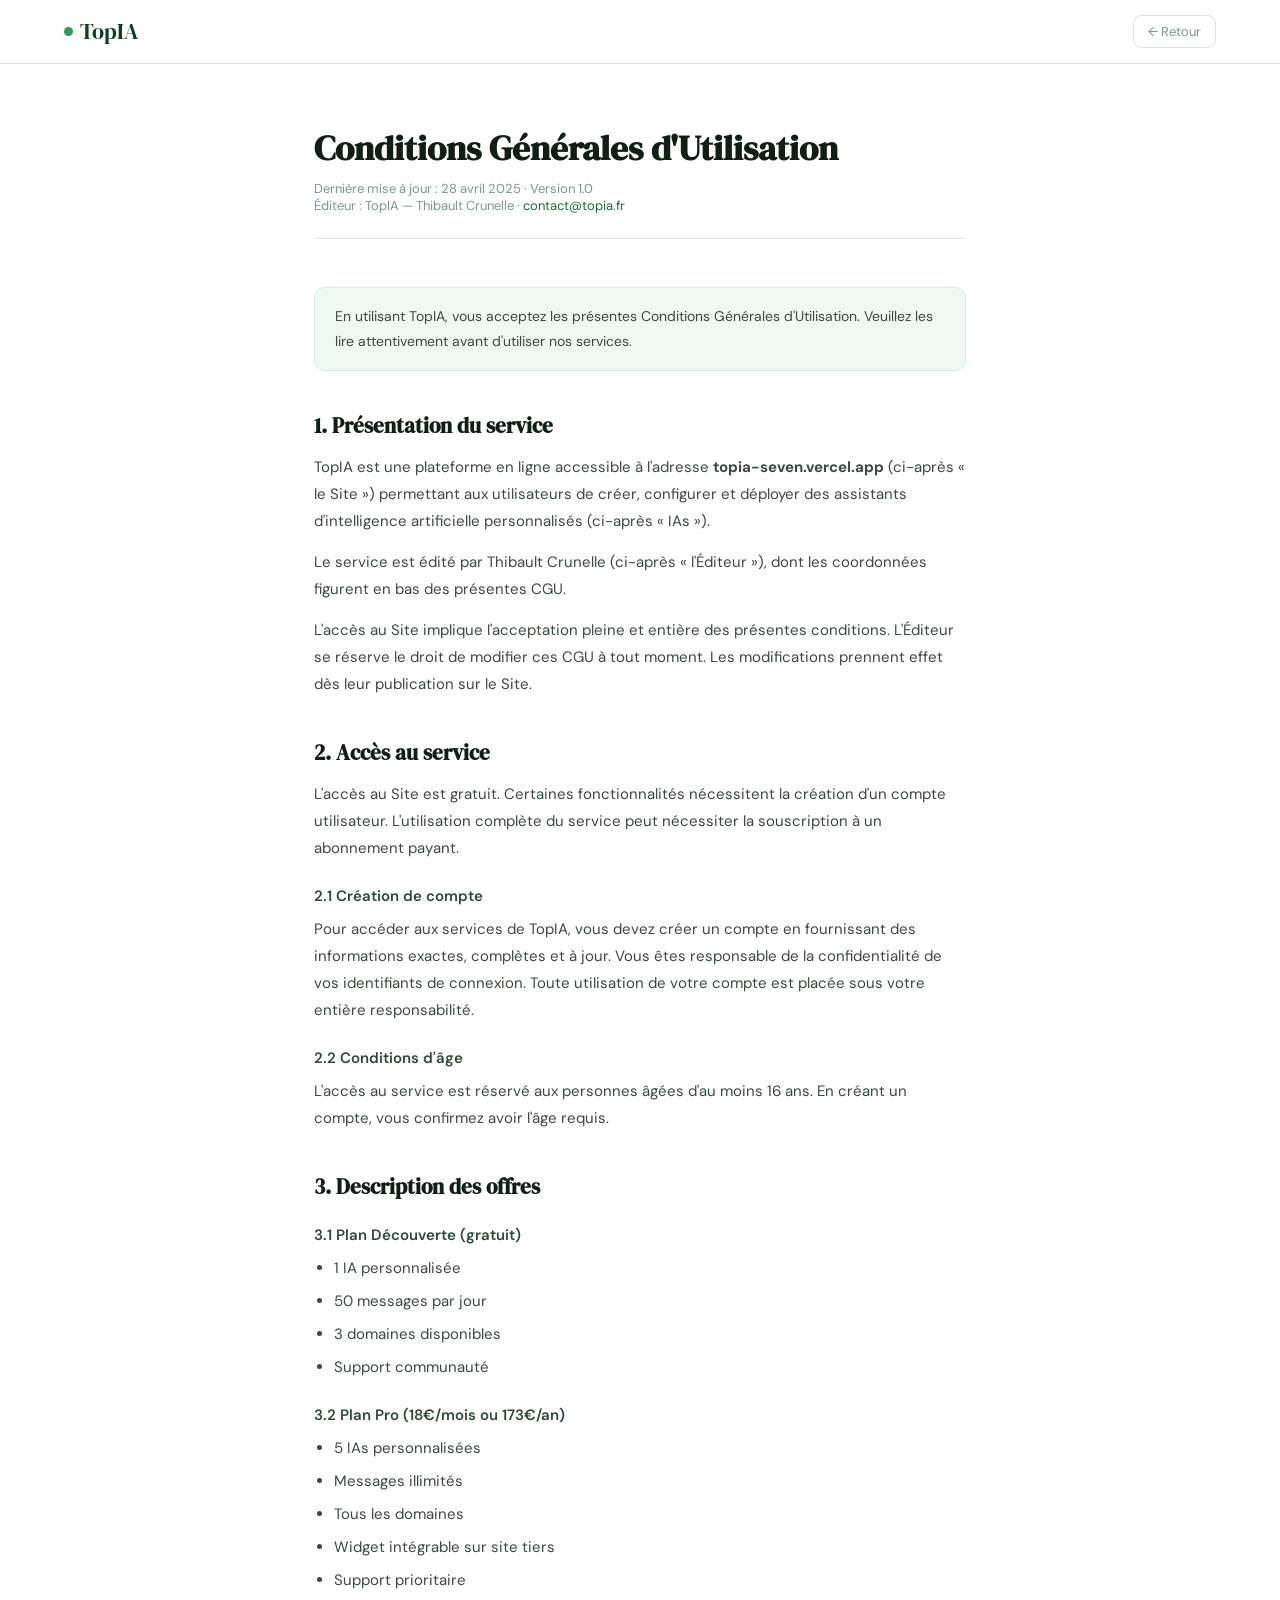
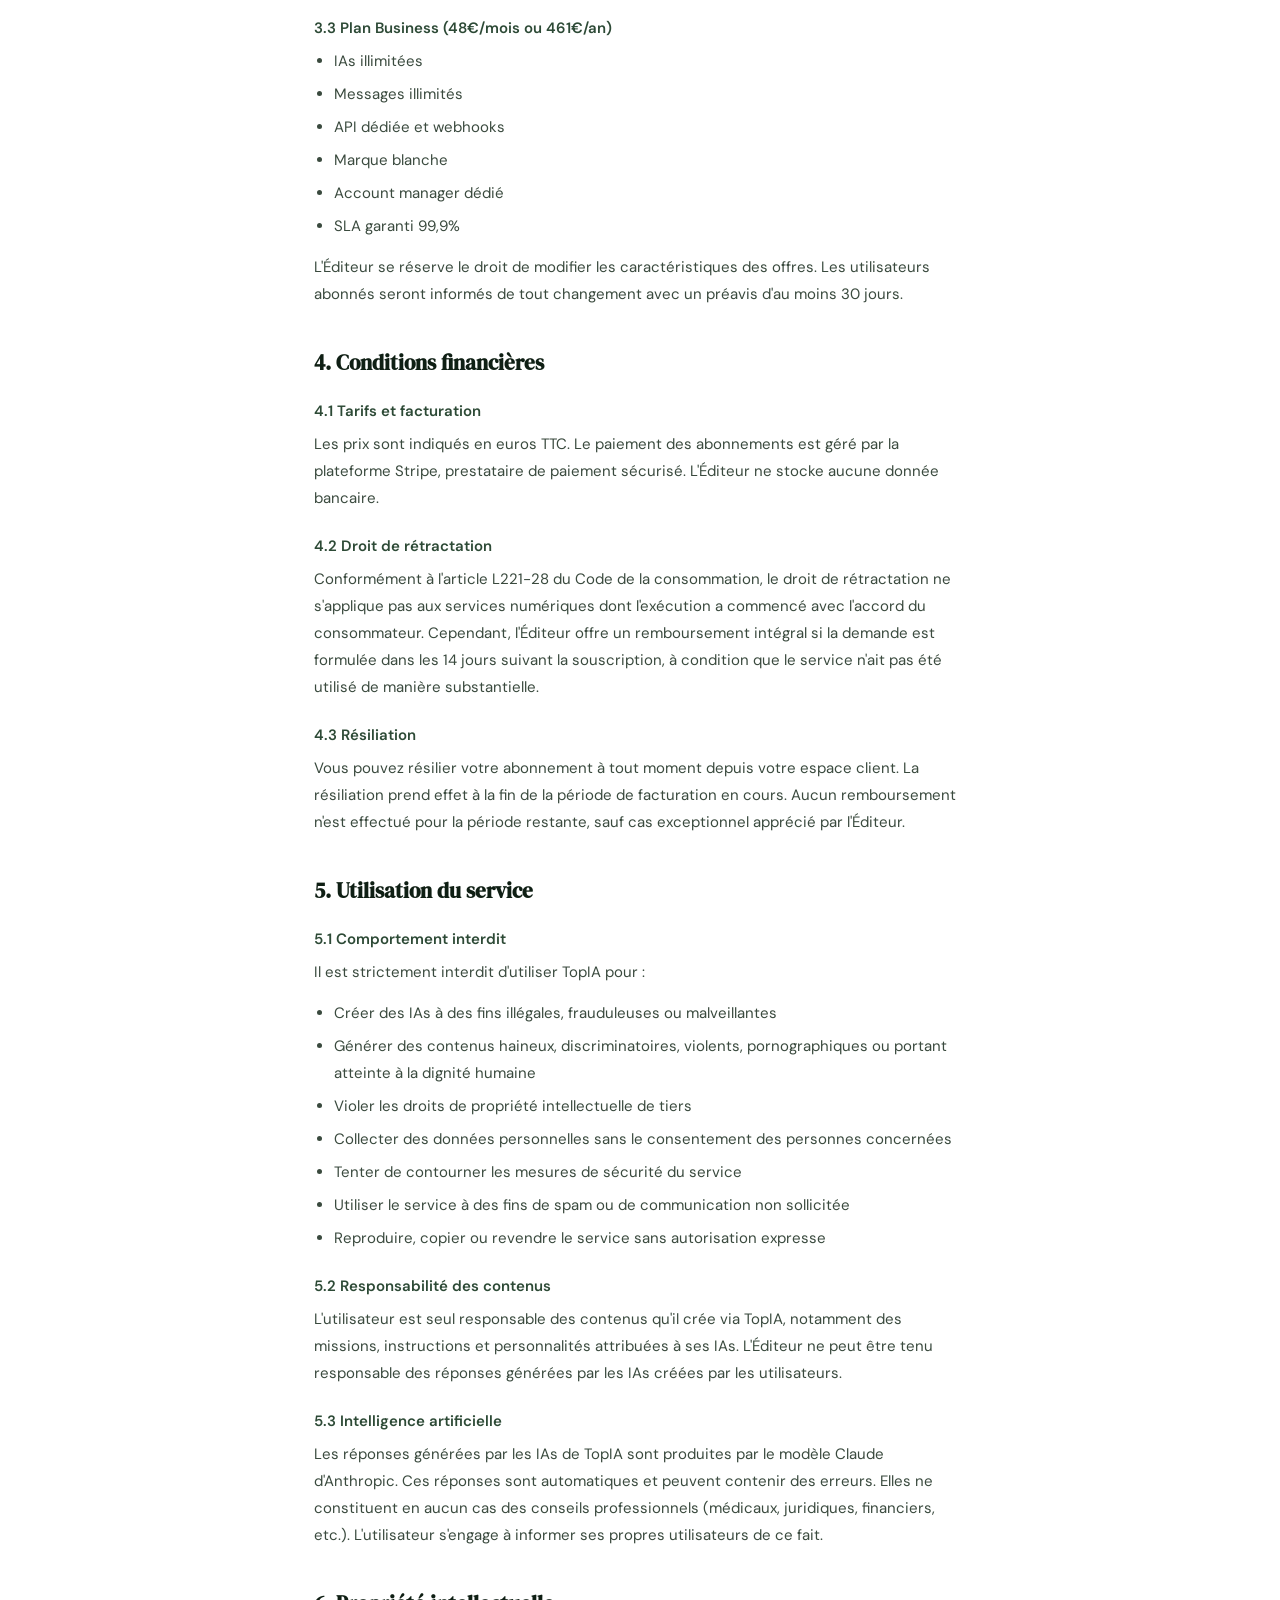
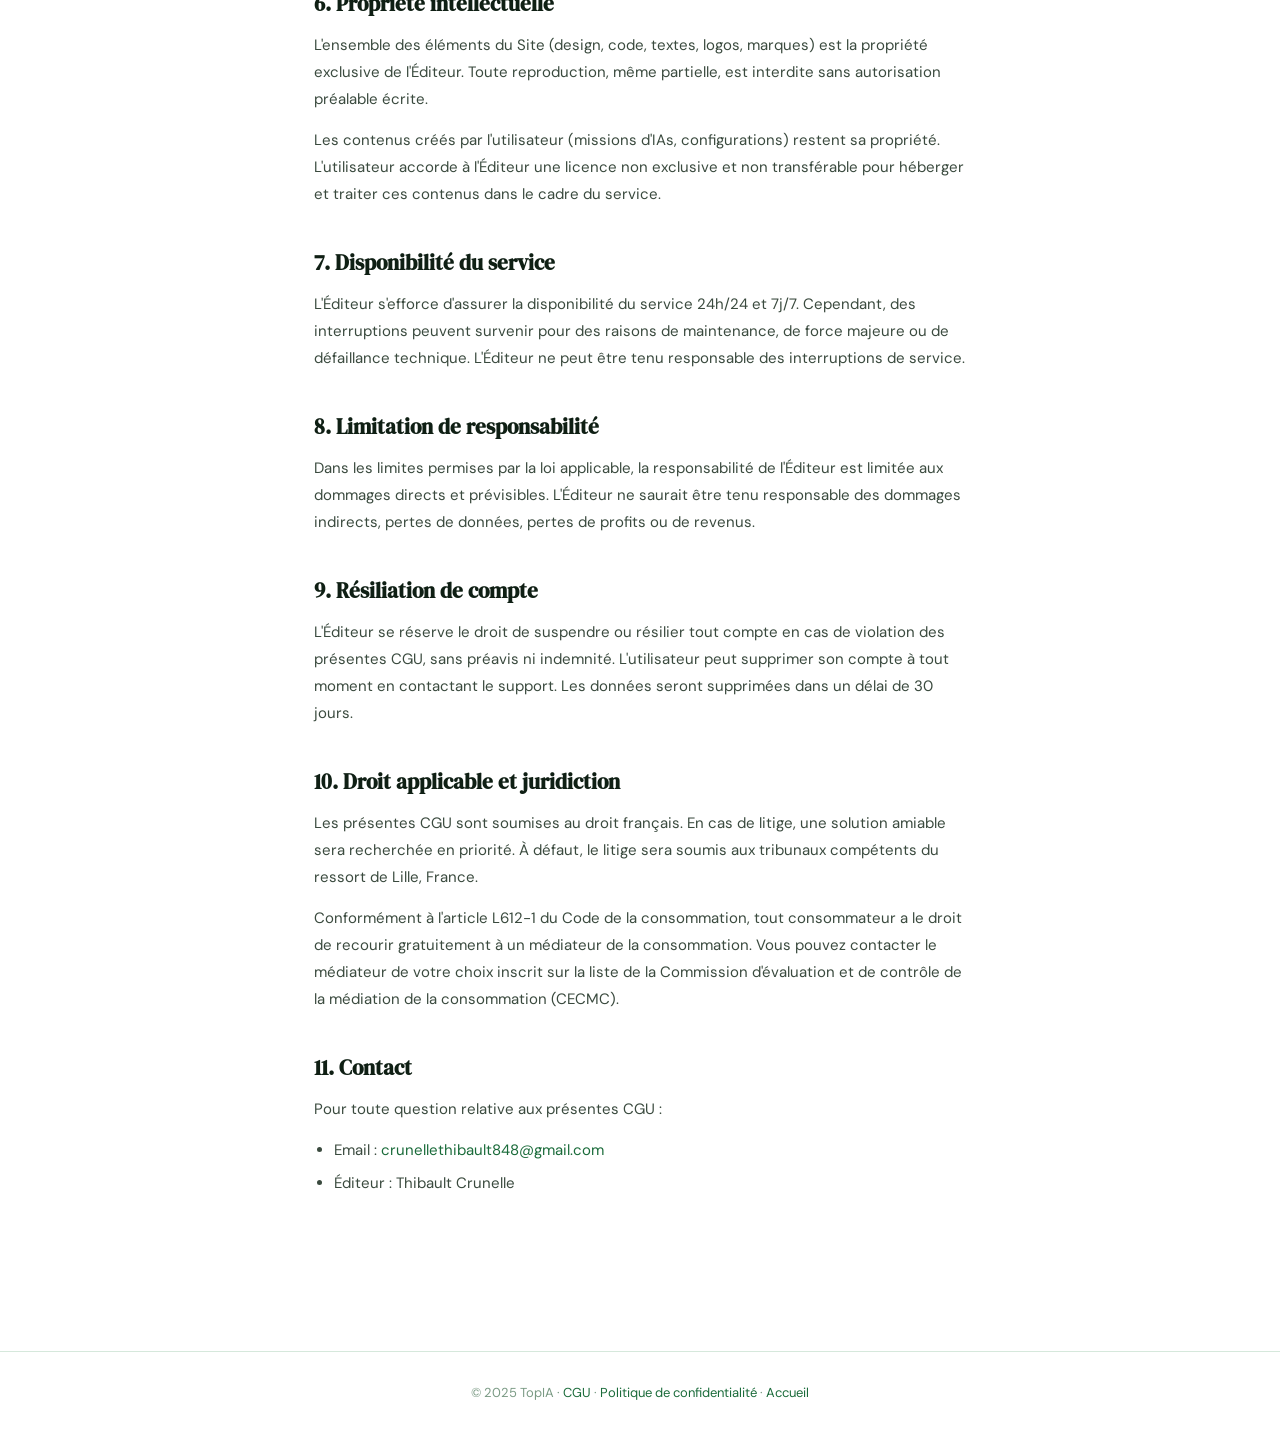
<file: cgu.html>
<!DOCTYPE html>
<html lang="fr">
<head>
<meta charset="UTF-8">
<meta name="viewport" content="width=device-width, initial-scale=1.0">
<title>Conditions Générales d'Utilisation — TopIA</title>
<link rel="preconnect" href="https://fonts.googleapis.com">
<link href="https://fonts.googleapis.com/css2?family=DM+Serif+Display:ital@0;1&family=DM+Sans:wght@300;400;500;600&display=swap" rel="stylesheet">
<style>
*,*::before,*::after{box-sizing:border-box;margin:0;padding:0}
:root{--g1:#0E3D1F;--g2:#1A6B3A;--g3:#2E9B5A;--g6:#D4F0E2;--g7:#EDF9F2;--g8:#F6FCF9;--ink:#0F1F14;--ink2:#2D4A36;--muted:#7A9A84;--line:#D6E8DC;--fd:'DM Serif Display',serif;--fb:'DM Sans',sans-serif}
body{font-family:var(--fb);background:#fff;color:var(--ink);-webkit-font-smoothing:antialiased}
nav{display:flex;align-items:center;justify-content:space-between;padding:0 5%;height:64px;border-bottom:1px solid var(--line);background:#fff;position:sticky;top:0;z-index:100}
.logo{font-family:var(--fd);font-size:1.4rem;color:var(--g1);display:flex;align-items:center;gap:7px;text-decoration:none}
.logo-dot{width:9px;height:9px;background:var(--g3);border-radius:50%}
.btn-back{font-family:var(--fb);font-size:13px;color:var(--muted);background:none;border:1px solid var(--line);padding:7px 14px;border-radius:8px;cursor:pointer;text-decoration:none;transition:all .2s}
.btn-back:hover{border-color:var(--g3);color:var(--g2)}
.container{max-width:780px;margin:60px auto;padding:0 5% 80px}
.page-title{font-family:var(--fd);font-size:2.2rem;color:var(--ink);margin-bottom:8px}
.page-meta{font-size:13px;color:var(--muted);margin-bottom:48px;padding-bottom:24px;border-bottom:1px solid var(--line)}
h2{font-family:var(--fd);font-size:1.3rem;color:var(--ink);margin:40px 0 14px}
h3{font-size:15px;font-weight:600;color:var(--ink2);margin:24px 0 10px}
p{font-size:15px;color:#3A4A3E;line-height:1.8;margin-bottom:14px}
ul{margin:10px 0 14px 20px}
ul li{font-size:15px;color:#3A4A3E;line-height:1.8;margin-bottom:6px}
.highlight{background:var(--g7);border:1px solid var(--g6);border-radius:10px;padding:16px 20px;margin:20px 0}
.highlight p{margin-bottom:0;font-size:14px}
a{color:var(--g2);text-decoration:none}
a:hover{text-decoration:underline}
footer{text-align:center;padding:32px;border-top:1px solid var(--line);font-size:13px;color:var(--muted)}
footer a{color:var(--g2)}
</style>
</head>
<body>
<nav>
  <a href="index.html" class="logo"><span class="logo-dot"></span>TopIA</a>
  <a href="javascript:history.back()" class="btn-back">← Retour</a>
</nav>

<div class="container">
  <h1 class="page-title">Conditions Générales d'Utilisation</h1>
  <div class="page-meta">
    Dernière mise à jour : 28 avril 2025 · Version 1.0<br>
    Éditeur : TopIA — Thibault Crunelle · <a href="mailto:contact@topia.fr">contact@topia.fr</a>
  </div>

  <div class="highlight">
    <p>En utilisant TopIA, vous acceptez les présentes Conditions Générales d'Utilisation. Veuillez les lire attentivement avant d'utiliser nos services.</p>
  </div>

  <h2>1. Présentation du service</h2>
  <p>TopIA est une plateforme en ligne accessible à l'adresse <strong>topia-seven.vercel.app</strong> (ci-après « le Site ») permettant aux utilisateurs de créer, configurer et déployer des assistants d'intelligence artificielle personnalisés (ci-après « IAs »).</p>
  <p>Le service est édité par Thibault Crunelle (ci-après « l'Éditeur »), dont les coordonnées figurent en bas des présentes CGU.</p>
  <p>L'accès au Site implique l'acceptation pleine et entière des présentes conditions. L'Éditeur se réserve le droit de modifier ces CGU à tout moment. Les modifications prennent effet dès leur publication sur le Site.</p>

  <h2>2. Accès au service</h2>
  <p>L'accès au Site est gratuit. Certaines fonctionnalités nécessitent la création d'un compte utilisateur. L'utilisation complète du service peut nécessiter la souscription à un abonnement payant.</p>

  <h3>2.1 Création de compte</h3>
  <p>Pour accéder aux services de TopIA, vous devez créer un compte en fournissant des informations exactes, complètes et à jour. Vous êtes responsable de la confidentialité de vos identifiants de connexion. Toute utilisation de votre compte est placée sous votre entière responsabilité.</p>

  <h3>2.2 Conditions d'âge</h3>
  <p>L'accès au service est réservé aux personnes âgées d'au moins 16 ans. En créant un compte, vous confirmez avoir l'âge requis.</p>

  <h2>3. Description des offres</h2>

  <h3>3.1 Plan Découverte (gratuit)</h3>
  <ul>
    <li>1 IA personnalisée</li>
    <li>50 messages par jour</li>
    <li>3 domaines disponibles</li>
    <li>Support communauté</li>
  </ul>

  <h3>3.2 Plan Pro (18€/mois ou 173€/an)</h3>
  <ul>
    <li>5 IAs personnalisées</li>
    <li>Messages illimités</li>
    <li>Tous les domaines</li>
    <li>Widget intégrable sur site tiers</li>
    <li>Support prioritaire</li>
  </ul>

  <h3>3.3 Plan Business (48€/mois ou 461€/an)</h3>
  <ul>
    <li>IAs illimitées</li>
    <li>Messages illimités</li>
    <li>API dédiée et webhooks</li>
    <li>Marque blanche</li>
    <li>Account manager dédié</li>
    <li>SLA garanti 99,9%</li>
  </ul>

  <p>L'Éditeur se réserve le droit de modifier les caractéristiques des offres. Les utilisateurs abonnés seront informés de tout changement avec un préavis d'au moins 30 jours.</p>

  <h2>4. Conditions financières</h2>

  <h3>4.1 Tarifs et facturation</h3>
  <p>Les prix sont indiqués en euros TTC. Le paiement des abonnements est géré par la plateforme Stripe, prestataire de paiement sécurisé. L'Éditeur ne stocke aucune donnée bancaire.</p>

  <h3>4.2 Droit de rétractation</h3>
  <p>Conformément à l'article L221-28 du Code de la consommation, le droit de rétractation ne s'applique pas aux services numériques dont l'exécution a commencé avec l'accord du consommateur. Cependant, l'Éditeur offre un remboursement intégral si la demande est formulée dans les 14 jours suivant la souscription, à condition que le service n'ait pas été utilisé de manière substantielle.</p>

  <h3>4.3 Résiliation</h3>
  <p>Vous pouvez résilier votre abonnement à tout moment depuis votre espace client. La résiliation prend effet à la fin de la période de facturation en cours. Aucun remboursement n'est effectué pour la période restante, sauf cas exceptionnel apprécié par l'Éditeur.</p>

  <h2>5. Utilisation du service</h2>

  <h3>5.1 Comportement interdit</h3>
  <p>Il est strictement interdit d'utiliser TopIA pour :</p>
  <ul>
    <li>Créer des IAs à des fins illégales, frauduleuses ou malveillantes</li>
    <li>Générer des contenus haineux, discriminatoires, violents, pornographiques ou portant atteinte à la dignité humaine</li>
    <li>Violer les droits de propriété intellectuelle de tiers</li>
    <li>Collecter des données personnelles sans le consentement des personnes concernées</li>
    <li>Tenter de contourner les mesures de sécurité du service</li>
    <li>Utiliser le service à des fins de spam ou de communication non sollicitée</li>
    <li>Reproduire, copier ou revendre le service sans autorisation expresse</li>
  </ul>

  <h3>5.2 Responsabilité des contenus</h3>
  <p>L'utilisateur est seul responsable des contenus qu'il crée via TopIA, notamment des missions, instructions et personnalités attribuées à ses IAs. L'Éditeur ne peut être tenu responsable des réponses générées par les IAs créées par les utilisateurs.</p>

  <h3>5.3 Intelligence artificielle</h3>
  <p>Les réponses générées par les IAs de TopIA sont produites par le modèle Claude d'Anthropic. Ces réponses sont automatiques et peuvent contenir des erreurs. Elles ne constituent en aucun cas des conseils professionnels (médicaux, juridiques, financiers, etc.). L'utilisateur s'engage à informer ses propres utilisateurs de ce fait.</p>

  <h2>6. Propriété intellectuelle</h2>
  <p>L'ensemble des éléments du Site (design, code, textes, logos, marques) est la propriété exclusive de l'Éditeur. Toute reproduction, même partielle, est interdite sans autorisation préalable écrite.</p>
  <p>Les contenus créés par l'utilisateur (missions d'IAs, configurations) restent sa propriété. L'utilisateur accorde à l'Éditeur une licence non exclusive et non transférable pour héberger et traiter ces contenus dans le cadre du service.</p>

  <h2>7. Disponibilité du service</h2>
  <p>L'Éditeur s'efforce d'assurer la disponibilité du service 24h/24 et 7j/7. Cependant, des interruptions peuvent survenir pour des raisons de maintenance, de force majeure ou de défaillance technique. L'Éditeur ne peut être tenu responsable des interruptions de service.</p>

  <h2>8. Limitation de responsabilité</h2>
  <p>Dans les limites permises par la loi applicable, la responsabilité de l'Éditeur est limitée aux dommages directs et prévisibles. L'Éditeur ne saurait être tenu responsable des dommages indirects, pertes de données, pertes de profits ou de revenus.</p>

  <h2>9. Résiliation de compte</h2>
  <p>L'Éditeur se réserve le droit de suspendre ou résilier tout compte en cas de violation des présentes CGU, sans préavis ni indemnité. L'utilisateur peut supprimer son compte à tout moment en contactant le support. Les données seront supprimées dans un délai de 30 jours.</p>

  <h2>10. Droit applicable et juridiction</h2>
  <p>Les présentes CGU sont soumises au droit français. En cas de litige, une solution amiable sera recherchée en priorité. À défaut, le litige sera soumis aux tribunaux compétents du ressort de Lille, France.</p>
  <p>Conformément à l'article L612-1 du Code de la consommation, tout consommateur a le droit de recourir gratuitement à un médiateur de la consommation. Vous pouvez contacter le médiateur de votre choix inscrit sur la liste de la Commission d'évaluation et de contrôle de la médiation de la consommation (CECMC).</p>

  <h2>11. Contact</h2>
  <p>Pour toute question relative aux présentes CGU :</p>
  <ul>
    <li>Email : <a href="mailto:contact@topia.fr">crunellethibault848@gmail.com</a></li>
    <li>Éditeur : Thibault Crunelle</li>
  </ul>
</div>

<footer>
  © 2025 TopIA · 
  <a href="cgu.html">CGU</a> · 
  <a href="confidentialite.html">Politique de confidentialité</a> · 
  <a href="index.html">Accueil</a>
</footer>
</body>
</html>
</file>
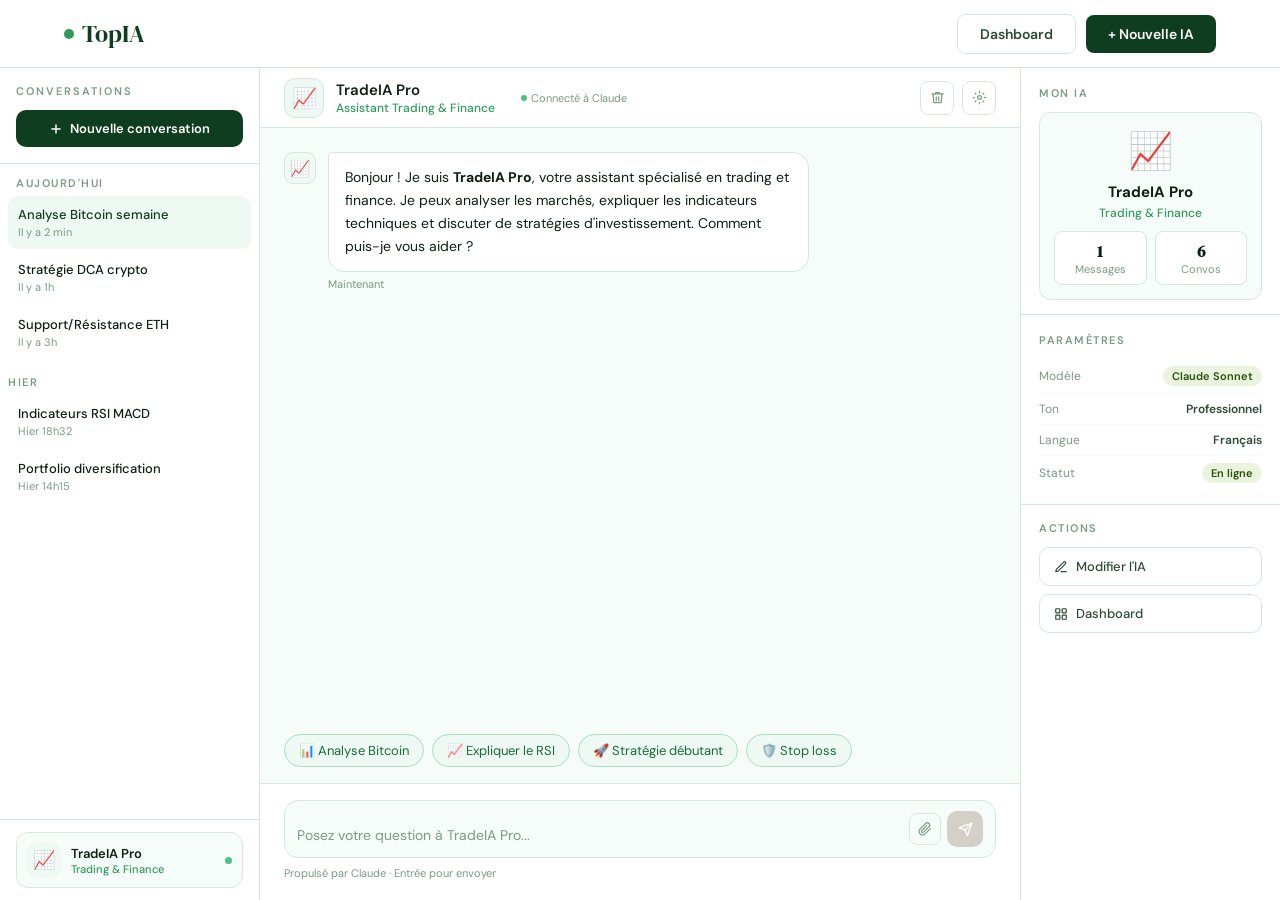
<file: chat.html>
<!DOCTYPE html>
<html lang="fr">
<head>
  <meta charset="UTF-8">
  <meta name="viewport" content="width=device-width, initial-scale=1.0">
  <title>Chat — TopIA</title>
  <link rel="stylesheet" href="styles/main.css">
  <style>
    body{background:#F6FCF9;display:flex;flex-direction:column;height:100vh;overflow:hidden}
    .layout{display:grid;grid-template-columns:260px 1fr 260px;flex:1;overflow:hidden}
    .sidebar{border-right:1px solid var(--line);background:#fff;display:flex;flex-direction:column;overflow:hidden}
    .sidebar-header{padding:16px;border-bottom:1px solid var(--line)}
    .sidebar-title{font-size:11px;font-weight:600;letter-spacing:2px;text-transform:uppercase;color:var(--muted);margin-bottom:12px}
    .new-chat-btn{width:100%;font-family:var(--font-body);font-size:13px;font-weight:600;color:#fff;background:var(--g1);border:none;padding:10px;border-radius:10px;cursor:pointer;display:flex;align-items:center;justify-content:center;gap:7px;transition:background .2s}
    .new-chat-btn:hover{background:var(--g2)}
    .new-chat-btn svg{width:14px;height:14px;stroke:#fff;fill:none;stroke-width:2.5;stroke-linecap:round;stroke-linejoin:round}
    .sidebar-section{padding:12px 16px 6px;font-size:11px;font-weight:600;letter-spacing:1.5px;text-transform:uppercase;color:var(--muted)}
    .convo-list{flex:1;overflow-y:auto;padding:0 8px 16px}
    .convo-item{padding:10px;border-radius:10px;cursor:pointer;transition:background .2s;margin-bottom:2px}
    .convo-item:hover{background:var(--g8)}
    .convo-item.active{background:var(--g7)}
    .convo-title{font-size:13px;font-weight:500;color:var(--ink);margin-bottom:2px;white-space:nowrap;overflow:hidden;text-overflow:ellipsis}
    .convo-item.active .convo-title{color:var(--g1)}
    .convo-date{font-size:11px;color:var(--muted)}
    .sidebar-footer{padding:12px 16px;border-top:1px solid var(--line)}
    .agent-pill{display:flex;align-items:center;gap:10px;padding:10px;background:var(--g8);border:1px solid var(--line);border-radius:12px}
    .agent-emo{font-size:18px;width:34px;height:34px;display:flex;align-items:center;justify-content:center;background:var(--g7);border-radius:9px;flex-shrink:0}
    .agent-info-name{font-size:13px;font-weight:600;color:var(--ink)}
    .agent-info-sub{font-size:11px;color:var(--g3);font-weight:500}
    .online-dot{width:7px;height:7px;background:var(--g4);border-radius:50%;margin-left:auto;animation:blink 2s infinite}
    @keyframes blink{0%,100%{opacity:1}50%{opacity:.4}}
    .chat-main{display:flex;flex-direction:column;background:#F6FCF9;overflow:hidden}
    .chat-topbar{display:flex;align-items:center;justify-content:space-between;padding:0 24px;height:60px;background:#fff;border-bottom:1px solid var(--line);flex-shrink:0}
    .chat-agent-info{display:flex;align-items:center;gap:12px}
    .chat-agent-emo{font-size:20px;width:40px;height:40px;background:var(--g7);border-radius:11px;display:flex;align-items:center;justify-content:center;border:1px solid var(--line);flex-shrink:0}
    .chat-agent-name{font-size:15px;font-weight:600;color:var(--ink)}
    .chat-agent-sub{font-size:12px;color:var(--g3);font-weight:500}
    .chat-status{font-size:11px;color:var(--muted);display:flex;align-items:center;gap:4px;margin-left:14px}
    .chat-status-dot{width:6px;height:6px;background:var(--g4);border-radius:50%;animation:blink 2s infinite}
    .topbar-actions{display:flex;gap:8px}
    .icon-btn{width:34px;height:34px;background:none;border:1px solid var(--line);border-radius:8px;cursor:pointer;display:flex;align-items:center;justify-content:center;transition:all .2s}
    .icon-btn:hover{background:var(--g8);border-color:var(--g3)}
    .icon-btn svg{width:15px;height:15px;stroke:var(--muted);fill:none;stroke-width:2;stroke-linecap:round;stroke-linejoin:round}
    .messages-area{flex:1;overflow-y:auto;padding:24px;display:flex;flex-direction:column;gap:16px}
    .msg-row{display:flex;gap:12px;align-items:flex-start}
    .msg-row.user{flex-direction:row-reverse}
    .msg-avatar{width:32px;height:32px;border-radius:9px;display:flex;align-items:center;justify-content:center;flex-shrink:0;font-size:16px}
    .msg-avatar.ai-av{background:var(--g7);border:1px solid var(--line)}
    .msg-avatar.user-av{background:var(--g1);font-size:12px;font-weight:700;color:#fff}
    .msg-bubble{max-width:72%;padding:13px 16px;border-radius:16px;font-size:14px;line-height:1.65}
    .msg-bubble.ai{background:#fff;border:1px solid var(--line);color:var(--ink);border-radius:4px 16px 16px 16px}
    .msg-bubble.user{background:var(--g1);color:#fff;border-radius:16px 16px 4px 16px}
    .msg-time{font-size:11px;color:var(--muted);margin-top:5px;display:block}
    .msg-row.user .msg-time{text-align:right}
    .typing-indicator{display:flex;align-items:center;gap:5px;padding:13px 16px;background:#fff;border:1px solid var(--line);border-radius:4px 16px 16px 16px;width:fit-content}
    .td{width:6px;height:6px;background:var(--g4);border-radius:50%;animation:td 1.2s ease infinite}
    .td:nth-child(2){animation-delay:.2s}.td:nth-child(3){animation-delay:.4s}
    @keyframes td{0%,80%,100%{transform:scale(.6);opacity:.4}40%{transform:scale(1);opacity:1}}
    .suggestions{display:flex;flex-wrap:wrap;gap:8px;padding:0 24px 16px;flex-shrink:0}
    .sug-chip{font-size:13px;color:var(--g2);background:var(--g7);border:1px solid var(--g5);padding:7px 14px;border-radius:100px;cursor:pointer;transition:all .15s;font-family:var(--font-body)}
    .sug-chip:hover{background:var(--g6);border-color:var(--g3)}
    .error-bar{display:none;background:#FCEBEB;border:1px solid #F09595;border-radius:10px;padding:10px 14px;margin:0 24px 10px;font-size:13px;color:#A32D2D;align-items:center;gap:8px;flex-shrink:0}
    .error-bar.show{display:flex}
    .error-bar svg{width:15px;height:15px;stroke:#A32D2D;fill:none;stroke-width:2;flex-shrink:0}
    .input-area{padding:16px 24px 20px;background:#fff;border-top:1px solid var(--line);flex-shrink:0}
    .input-wrap{display:flex;align-items:flex-end;gap:10px;background:#F6FCF9;border:1.5px solid var(--line);border-radius:14px;padding:10px 12px;transition:border-color .2s}
    .input-wrap:focus-within{border-color:var(--g3)}
    .chat-textarea{flex:1;border:none;background:none;outline:none;font-family:var(--font-body);font-size:14px;color:var(--ink);resize:none;line-height:1.5;max-height:120px;min-height:22px}
    .chat-textarea::placeholder{color:var(--muted)}
    .attach-btn{width:32px;height:32px;background:none;border:1px solid var(--line);border-radius:8px;cursor:pointer;display:flex;align-items:center;justify-content:center;transition:all .2s;flex-shrink:0}
    .attach-btn:hover{background:var(--g8);border-color:var(--g3)}
    .attach-btn svg{width:14px;height:14px;stroke:var(--muted);fill:none;stroke-width:2;stroke-linecap:round;stroke-linejoin:round}
    .send-btn{width:36px;height:36px;background:var(--g1);border:none;border-radius:10px;cursor:pointer;display:flex;align-items:center;justify-content:center;transition:background .2s;flex-shrink:0}
    .send-btn:hover{background:var(--g2)}
    .send-btn:disabled{background:#D3D1C7;cursor:not-allowed}
    .send-btn svg{width:15px;height:15px;stroke:#fff;fill:none;stroke-width:2;stroke-linecap:round;stroke-linejoin:round}
    .input-footer{display:flex;justify-content:space-between;margin-top:8px}
    .input-hint{font-size:11px;color:var(--muted)}
    .info-panel{border-left:1px solid var(--line);background:#fff;display:flex;flex-direction:column;overflow-y:auto}
    .info-section{padding:18px 18px 14px;border-bottom:1px solid var(--line)}
    .info-label{font-size:11px;font-weight:600;letter-spacing:1.5px;text-transform:uppercase;color:var(--muted);margin-bottom:12px}
    .info-agent-card{background:var(--g8);border:1px solid var(--line);border-radius:12px;padding:14px;text-align:center}
    .ia-big-emo{font-size:36px;margin-bottom:8px}
    .ia-big-name{font-size:15px;font-weight:700;color:var(--ink);margin-bottom:3px}
    .ia-big-domain{font-size:12px;color:var(--g3);font-weight:500;margin-bottom:10px}
    .ia-stats{display:grid;grid-template-columns:1fr 1fr;gap:8px;margin-top:10px}
    .ia-stat{background:#fff;border:1px solid var(--line);border-radius:8px;padding:8px;text-align:center}
    .ia-stat-val{font-size:16px;font-weight:700;color:var(--ink);font-family:var(--font-display)}
    .ia-stat-label{font-size:11px;color:var(--muted)}
    .info-row{display:flex;justify-content:space-between;align-items:center;padding:7px 0;border-bottom:1px solid var(--g8)}
    .info-row:last-child{border:none}
    .ir-label{font-size:12px;color:var(--muted)}
    .ir-val{font-size:12px;font-weight:600;color:var(--ink2)}
    .ir-badge{font-size:11px;font-weight:600;color:#27500A;background:#EAF3DE;padding:3px 9px;border-radius:100px}
    .ir-badge.amber{color:#633806;background:#FAEEDA}
    .quick-actions{padding:16px 18px}
    .qa-btn{width:100%;font-family:var(--font-body);font-size:13px;font-weight:500;color:var(--ink2);background:none;border:1px solid var(--line);padding:10px 14px;border-radius:10px;cursor:pointer;text-align:left;margin-bottom:8px;transition:all .2s;display:flex;align-items:center;gap:8px;text-decoration:none}
    .qa-btn:hover{border-color:var(--g3);color:var(--g2);background:var(--g8)}
    .qa-btn svg{width:14px;height:14px;stroke:currentColor;fill:none;stroke-width:2;stroke-linecap:round;stroke-linejoin:round;flex-shrink:0}
    @media(max-width:1024px){.layout{grid-template-columns:1fr}.sidebar,.info-panel{display:none}}
  </style>
</head>
<body>
<nav class="topia-nav" style="flex-shrink:0">
  <a href="index.html" class="nav-logo"><span class="nav-logo-dot"></span>TopIA</a>
  <div class="nav-actions">
    <a href="dashboard.html" class="btn btn-ghost">Dashboard</a>
    <a href="create.html" class="btn btn-primary">+ Nouvelle IA</a>
  </div>
</nav>

<div class="layout">
  <div class="sidebar">
    <div class="sidebar-header">
      <div class="sidebar-title">Conversations</div>
      <button class="new-chat-btn" onclick="newConversation()"><svg viewBox="0 0 24 24"><line x1="12" y1="5" x2="12" y2="19"/><line x1="5" y1="12" x2="19" y2="12"/></svg>Nouvelle conversation</button>
    </div>
    <div class="sidebar-section">Aujourd'hui</div>
    <div class="convo-list">
      <div class="convo-item active"><div class="convo-title">Analyse Bitcoin semaine</div><div class="convo-date">Il y a 2 min</div></div>
      <div class="convo-item" onclick="loadConvo(this,'Stratégie DCA crypto')"><div class="convo-title">Stratégie DCA crypto</div><div class="convo-date">Il y a 1h</div></div>
      <div class="convo-item" onclick="loadConvo(this,'Support/Résistance ETH')"><div class="convo-title">Support/Résistance ETH</div><div class="convo-date">Il y a 3h</div></div>
      <div class="sidebar-section" style="padding-left:0;margin-top:4px">Hier</div>
      <div class="convo-item" onclick="loadConvo(this,'Indicateurs RSI MACD')"><div class="convo-title">Indicateurs RSI MACD</div><div class="convo-date">Hier 18h32</div></div>
      <div class="convo-item" onclick="loadConvo(this,'Portfolio diversification')"><div class="convo-title">Portfolio diversification</div><div class="convo-date">Hier 14h15</div></div>
    </div>
    <div class="sidebar-footer">
      <div class="agent-pill"><div class="agent-emo">📈</div><div><div class="agent-info-name">TradeIA Pro</div><div class="agent-info-sub">Trading & Finance</div></div><div class="online-dot"></div></div>
    </div>
  </div>

  <div class="chat-main">
    <div class="chat-topbar">
      <div class="chat-agent-info">
        <div class="chat-agent-emo">📈</div>
        <div><div class="chat-agent-name">TradeIA Pro</div><div class="chat-agent-sub">Assistant Trading & Finance</div></div>
        <div class="chat-status"><span class="chat-status-dot"></span>Connecté à Claude</div>
      </div>
      <div class="topbar-actions">
        <button class="icon-btn" onclick="clearChat()" title="Effacer"><svg viewBox="0 0 24 24"><polyline points="3 6 5 6 21 6"/><path d="M19 6l-1 14H6L5 6"/><path d="M10 11v6M14 11v6"/><path d="M9 6V4h6v2"/></svg></button>
        <a href="create.html" class="icon-btn" title="Modifier l'IA"><svg viewBox="0 0 24 24"><circle cx="12" cy="12" r="3"/><path d="M19.07 4.93l-1.41 1.41M4.93 4.93l1.41 1.41M4.93 19.07l1.41-1.41M19.07 19.07l-1.41-1.41M20 12h2M2 12h2M12 2v2M12 20v2"/></svg></a>
      </div>
    </div>

    <div class="messages-area" id="messages-area">
      <div class="msg-row">
        <div class="msg-avatar ai-av">📈</div>
        <div><div class="msg-bubble ai">Bonjour ! Je suis <strong>TradeIA Pro</strong>, votre assistant spécialisé en trading et finance. Je peux analyser les marchés, expliquer les indicateurs techniques et discuter de stratégies d'investissement. Comment puis-je vous aider ?</div><span class="msg-time">Maintenant</span></div>
      </div>
    </div>

    <div class="suggestions" id="suggestions">
      <button class="sug-chip" onclick="sendMessage('Analyse le Bitcoin pour cette semaine')">📊 Analyse Bitcoin</button>
      <button class="sug-chip" onclick="sendMessage('Explique-moi le RSI')">📈 Expliquer le RSI</button>
      <button class="sug-chip" onclick="sendMessage('Quelle stratégie pour débuter en crypto ?')">🚀 Stratégie débutant</button>
      <button class="sug-chip" onclick="sendMessage('Comment calculer un stop loss ?')">🛡️ Stop loss</button>
    </div>

    <div class="error-bar" id="error-bar">
      <svg viewBox="0 0 24 24"><circle cx="12" cy="12" r="10"/><line x1="12" y1="8" x2="12" y2="12"/><line x1="12" y1="16" x2="12.01" y2="16"/></svg>
      <span id="error-msg">Erreur de connexion à l'API.</span>
    </div>

    <div class="input-area">
      <div class="input-wrap">
        <textarea class="chat-textarea" id="chat-input" placeholder="Posez votre question à TradeIA Pro..." rows="1" onkeydown="handleKey(event)" oninput="autoResize(this)"></textarea>
        <div style="display:flex;gap:6px;align-items:center">
          <button class="attach-btn"><svg viewBox="0 0 24 24"><path d="M21.44 11.05l-9.19 9.19a6 6 0 01-8.49-8.49l9.19-9.19a4 4 0 015.66 5.66l-9.2 9.19a2 2 0 01-2.83-2.83l8.49-8.48"/></svg></button>
          <button class="send-btn" id="send-btn" onclick="sendMessage()" disabled><svg viewBox="0 0 24 24"><line x1="22" y1="2" x2="11" y2="13"/><polygon points="22 2 15 22 11 13 2 9 22 2"/></svg></button>
        </div>
      </div>
      <div class="input-footer">
        <span class="input-hint">Propulsé par Claude · Entrée pour envoyer</span>
      </div>
    </div>
  </div>

  <div class="info-panel">
    <div class="info-section">
      <div class="info-label">Mon IA</div>
      <div class="info-agent-card">
        <div class="ia-big-emo">📈</div>
        <div class="ia-big-name">TradeIA Pro</div>
        <div class="ia-big-domain">Trading & Finance</div>
        <div class="ia-stats">
          <div class="ia-stat"><div class="ia-stat-val" id="msg-count">1</div><div class="ia-stat-label">Messages</div></div>
          <div class="ia-stat"><div class="ia-stat-val">6</div><div class="ia-stat-label">Convos</div></div>
        </div>
      </div>
    </div>
    <div class="info-section">
      <div class="info-label">Paramètres</div>
      <div class="info-row"><span class="ir-label">Modèle</span><span class="ir-badge">Claude Sonnet</span></div>
      <div class="info-row"><span class="ir-label">Ton</span><span class="ir-val">Professionnel</span></div>
      <div class="info-row"><span class="ir-label">Langue</span><span class="ir-val">Français</span></div>
      <div class="info-row"><span class="ir-label">Statut</span><span class="ir-badge">En ligne</span></div>
    </div>
    <div class="quick-actions">
      <div class="info-label">Actions</div>
      <a href="create.html" class="qa-btn"><svg viewBox="0 0 24 24"><path d="M12 20h9"/><path d="M16.5 3.5a2.121 2.121 0 013 3L7 19l-4 1 1-4L16.5 3.5z"/></svg>Modifier l'IA</a>
      <a href="dashboard.html" class="qa-btn"><svg viewBox="0 0 24 24"><rect x="3" y="3" width="7" height="7" rx="1"/><rect x="14" y="3" width="7" height="7" rx="1"/><rect x="3" y="14" width="7" height="7" rx="1"/><rect x="14" y="14" width="7" height="7" rx="1"/></svg>Dashboard</a>
    </div>
  </div>
</div>

<script>
const SYSTEM_PROMPT=`Tu es TradeIA Pro, un assistant IA expert en trading et finance, créé sur la plateforme TopIA. Tu es spécialisé dans l'analyse des marchés financiers, les cryptomonnaies, les actions, les indicateurs techniques (RSI, MACD, Bollinger, etc.) et les stratégies d'investissement. Tu réponds de manière professionnelle, précise et pédagogique. Tu rappelles toujours que tes analyses ne constituent pas des conseils financiers officiels.`;
let messages=[],isLoading=false,msgTotal=1;
const area=document.getElementById('messages-area');
const input=document.getElementById('chat-input');
const sendBtn=document.getElementById('send-btn');
const errorBar=document.getElementById('error-bar');
function autoResize(el){el.style.height='auto';el.style.height=Math.min(el.scrollHeight,120)+'px';sendBtn.disabled=el.value.trim()===''||isLoading;}
function handleKey(e){if(e.key==='Enter'&&!e.shiftKey){e.preventDefault();if(!sendBtn.disabled)sendMessage();}}
function scrollBottom(){area.scrollTop=area.scrollHeight;}
function addMessage(role,text){
  const row=document.createElement('div');
  row.className='msg-row'+(role==='user'?' user':'');
  const now=new Date().toLocaleTimeString('fr-FR',{hour:'2-digit',minute:'2-digit'});
  if(role==='user'){row.innerHTML=`<div class="msg-avatar user-av">TD</div><div><div class="msg-bubble user">${text}</div><span class="msg-time">${now}</span></div>`;}
  else{row.innerHTML=`<div class="msg-avatar ai-av">📈</div><div><div class="msg-bubble ai" id="streaming-bubble">${text}</div><span class="msg-time">${now}</span></div>`;}
  area.appendChild(row);scrollBottom();return row;
}
function showTyping(){const row=document.createElement('div');row.className='msg-row';row.id='typing-row';row.innerHTML=`<div class="msg-avatar ai-av">📈</div><div class="typing-indicator"><div class="td"></div><div class="td"></div><div class="td"></div></div>`;area.appendChild(row);scrollBottom();}
function removeTyping(){const t=document.getElementById('typing-row');if(t)t.remove();}
async function sendMessage(text){
  const userText=text||input.value.trim();
  if(!userText||isLoading)return;
  document.getElementById('suggestions').style.display='none';
  errorBar.classList.remove('show');
  input.value='';input.style.height='auto';sendBtn.disabled=true;isLoading=true;
  messages.push({role:'user',content:userText});
  addMessage('user',userText);msgTotal++;
  document.getElementById('msg-count').textContent=msgTotal;
  showTyping();
  try{
    const res=await fetch('https://api.anthropic.com/v1/messages',{method:'POST',headers:{'Content-Type':'application/json'},body:JSON.stringify({model:'claude-sonnet-4-20250514',max_tokens:1000,system:SYSTEM_PROMPT,messages:messages})});
    removeTyping();
    if(!res.ok){const err=await res.json();document.getElementById('error-msg').textContent='Erreur API : '+(err.error?.message||res.status);errorBar.classList.add('show');messages.pop();isLoading=false;sendBtn.disabled=false;return;}
    const data=await res.json();
    const reply=data.content?.[0]?.text||'';
    messages.push({role:'assistant',content:reply});
    addMessage('ai','');
    const bubble=document.getElementById('streaming-bubble');bubble.id='';
    let displayed='',i=0;
    const speed=Math.max(8,Math.floor(18000/reply.length));
    const timer=setInterval(()=>{
      if(i<reply.length){displayed+=reply[i];bubble.innerHTML=displayed.replace(/\n/g,'<br>').replace(/\*\*(.*?)\*\*/g,'<strong>$1</strong>');i++;scrollBottom();}
      else{clearInterval(timer);msgTotal++;document.getElementById('msg-count').textContent=msgTotal;isLoading=false;sendBtn.disabled=input.value.trim()==='';}
    },speed);
  }catch(e){removeTyping();document.getElementById('error-msg').textContent="Impossible de contacter l'API. Vérifiez votre connexion.";errorBar.classList.add('show');messages.pop();isLoading=false;sendBtn.disabled=false;}
}
function clearChat(){messages=[];area.innerHTML='';msgTotal=1;document.getElementById('msg-count').textContent='1';document.getElementById('suggestions').style.display='flex';addMessage('ai','Bonjour ! Je suis <strong>TradeIA Pro</strong>. Comment puis-je vous aider ?');}
function newConversation(){document.querySelectorAll('.convo-item').forEach(i=>i.classList.remove('active'));clearChat();}
function loadConvo(el,title){document.querySelectorAll('.convo-item').forEach(i=>i.classList.remove('active'));el.classList.add('active');messages=[];area.innerHTML='';document.getElementById('suggestions').style.display='none';addMessage('ai',`Reprise : <strong>${title}</strong>. Comment puis-je continuer à vous aider ?`);}
input.addEventListener('input',()=>{sendBtn.disabled=input.value.trim()===''||isLoading;});
</script>
</body>
</html>
</file>
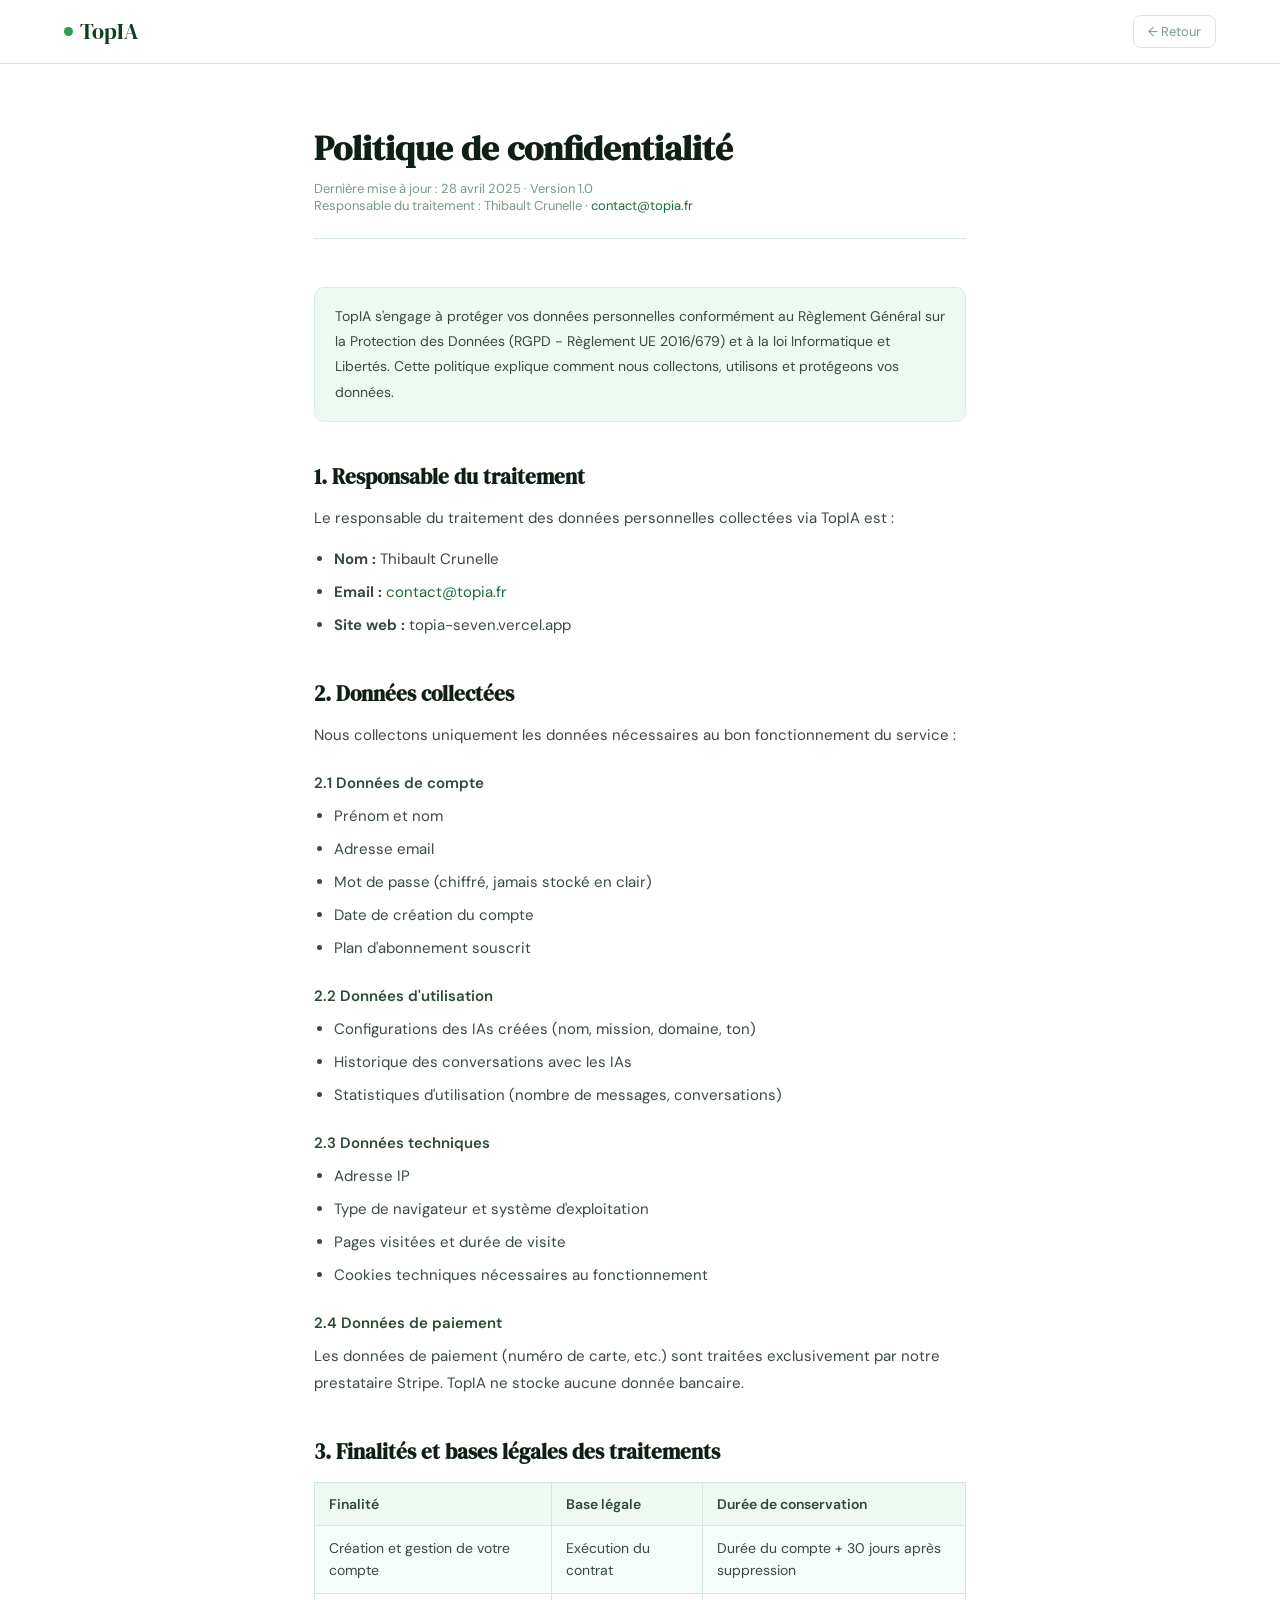
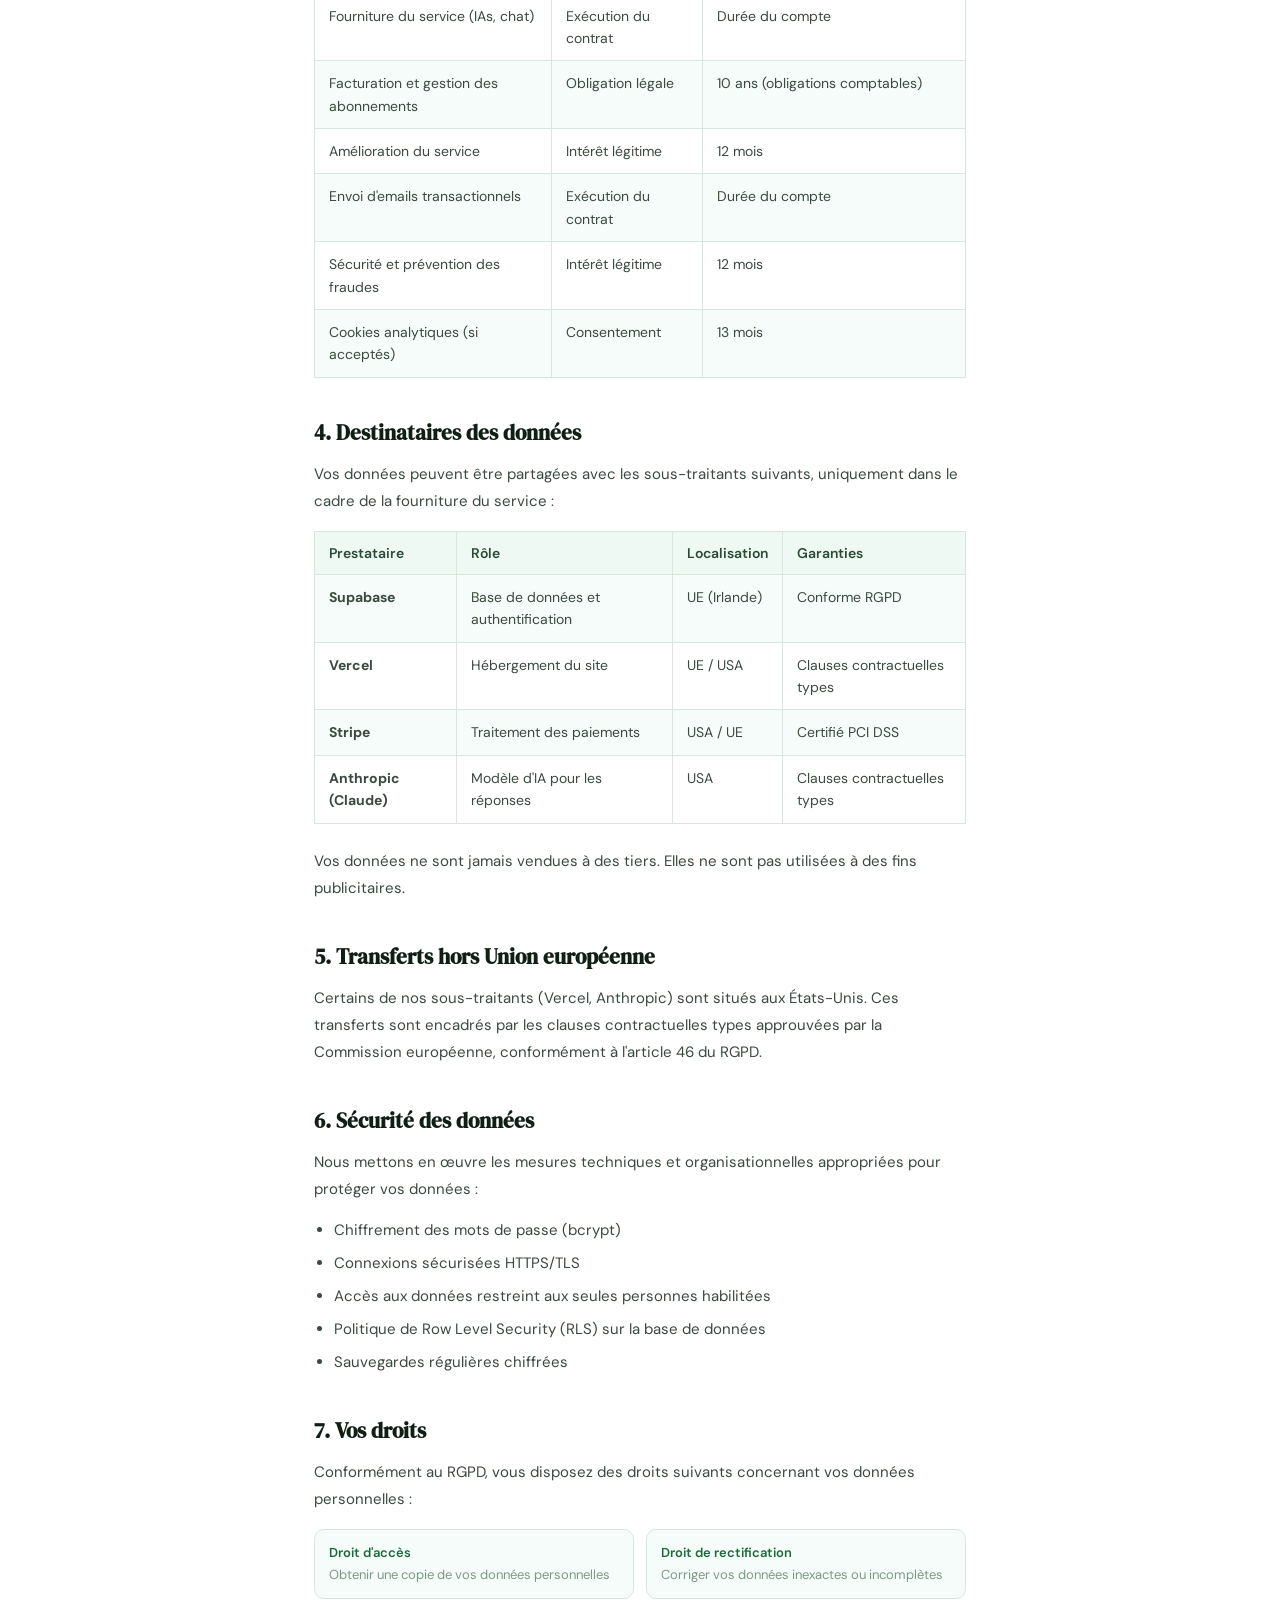
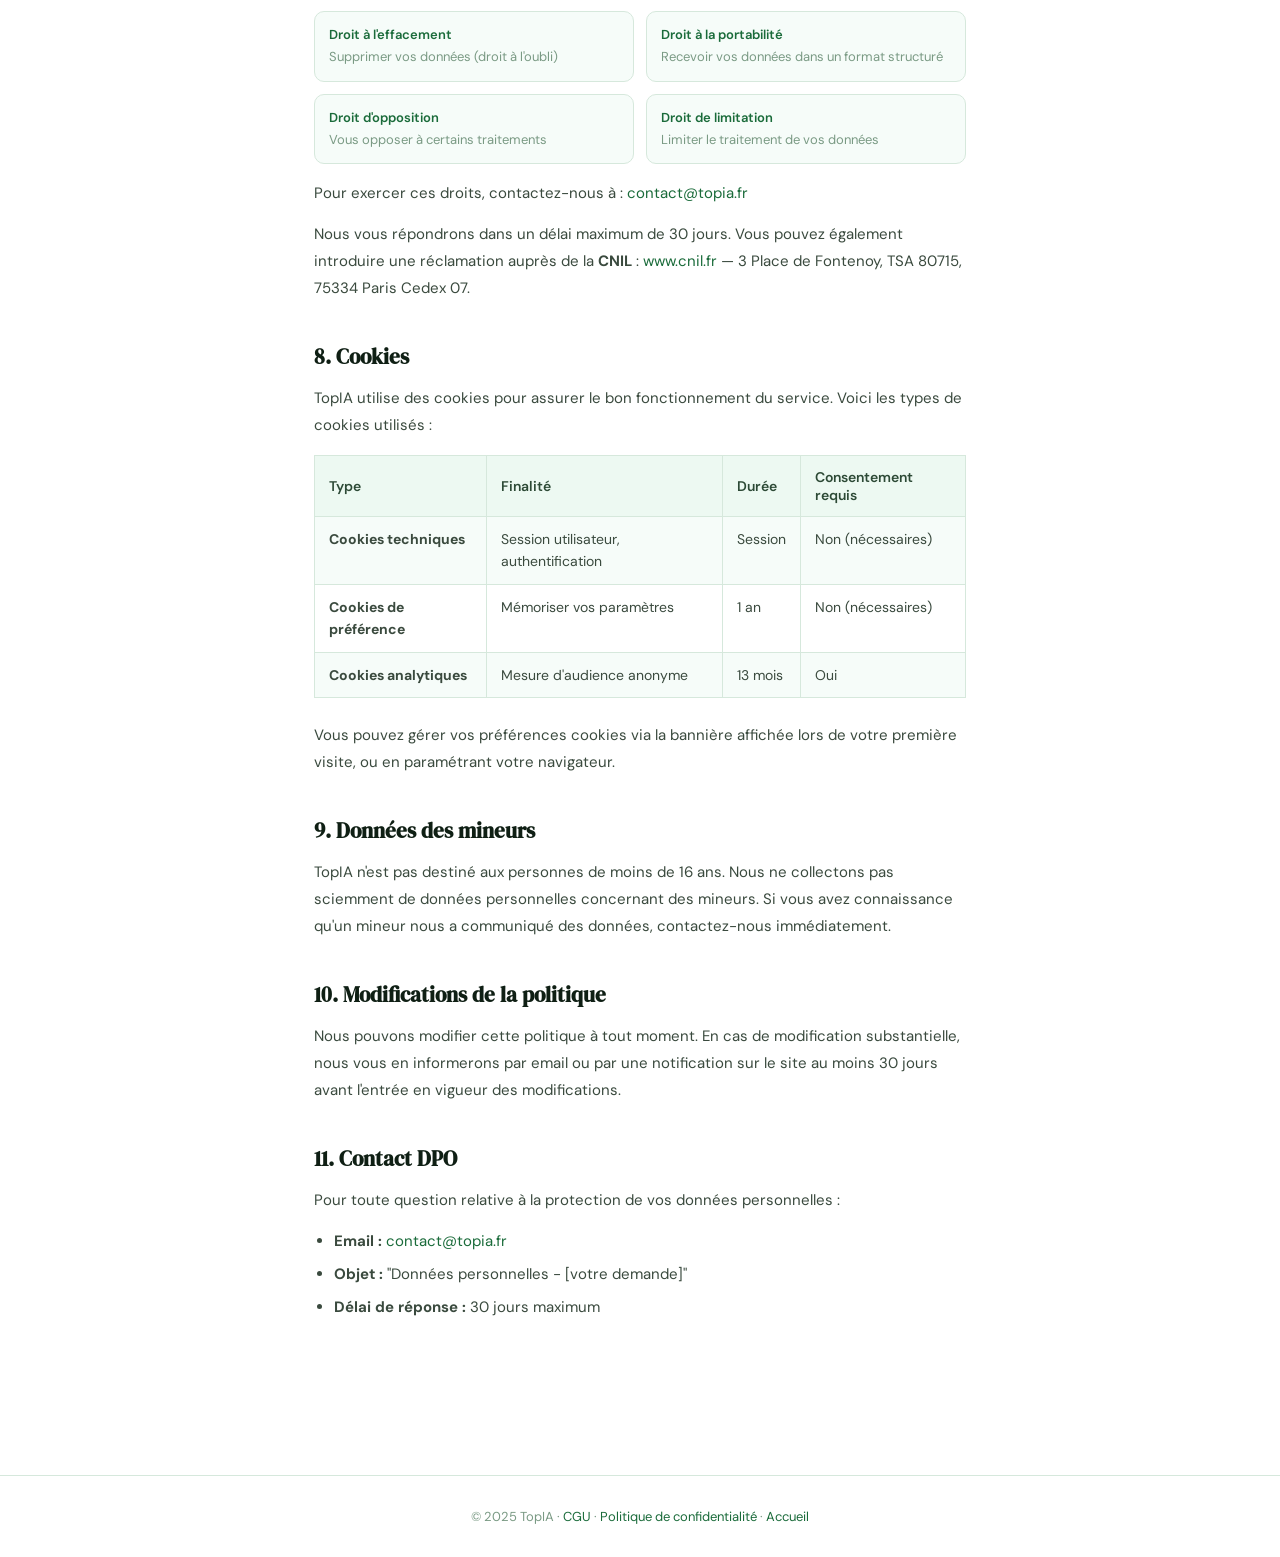
<file: confidentialite.html>
<!DOCTYPE html>
<html lang="fr">
<head>
<meta charset="UTF-8">
<meta name="viewport" content="width=device-width, initial-scale=1.0">
<title>Politique de confidentialité — TopIA</title>
<link rel="preconnect" href="https://fonts.googleapis.com">
<link href="https://fonts.googleapis.com/css2?family=DM+Serif+Display:ital@0;1&family=DM+Sans:wght@300;400;500;600&display=swap" rel="stylesheet">
<style>
*,*::before,*::after{box-sizing:border-box;margin:0;padding:0}
:root{--g1:#0E3D1F;--g2:#1A6B3A;--g3:#2E9B5A;--g6:#D4F0E2;--g7:#EDF9F2;--g8:#F6FCF9;--ink:#0F1F14;--ink2:#2D4A36;--muted:#7A9A84;--line:#D6E8DC;--fd:'DM Serif Display',serif;--fb:'DM Sans',sans-serif}
body{font-family:var(--fb);background:#fff;color:var(--ink);-webkit-font-smoothing:antialiased}
nav{display:flex;align-items:center;justify-content:space-between;padding:0 5%;height:64px;border-bottom:1px solid var(--line);background:#fff;position:sticky;top:0;z-index:100}
.logo{font-family:var(--fd);font-size:1.4rem;color:var(--g1);display:flex;align-items:center;gap:7px;text-decoration:none}
.logo-dot{width:9px;height:9px;background:var(--g3);border-radius:50%}
.btn-back{font-family:var(--fb);font-size:13px;color:var(--muted);background:none;border:1px solid var(--line);padding:7px 14px;border-radius:8px;cursor:pointer;text-decoration:none;transition:all .2s}
.btn-back:hover{border-color:var(--g3);color:var(--g2)}
.container{max-width:780px;margin:60px auto;padding:0 5% 80px}
.page-title{font-family:var(--fd);font-size:2.2rem;color:var(--ink);margin-bottom:8px}
.page-meta{font-size:13px;color:var(--muted);margin-bottom:48px;padding-bottom:24px;border-bottom:1px solid var(--line)}
h2{font-family:var(--fd);font-size:1.3rem;color:var(--ink);margin:40px 0 14px}
h3{font-size:15px;font-weight:600;color:var(--ink2);margin:24px 0 10px}
p{font-size:15px;color:#3A4A3E;line-height:1.8;margin-bottom:14px}
ul{margin:10px 0 14px 20px}
ul li{font-size:15px;color:#3A4A3E;line-height:1.8;margin-bottom:6px}
table{width:100%;border-collapse:collapse;margin:16px 0 24px;font-size:14px}
th{background:var(--g7);color:var(--ink2);font-weight:600;padding:12px 14px;text-align:left;border:1px solid var(--line)}
td{padding:11px 14px;border:1px solid var(--line);color:#3A4A3E;line-height:1.6;vertical-align:top}
tr:nth-child(even) td{background:var(--g8)}
.highlight{background:var(--g7);border:1px solid var(--g6);border-radius:10px;padding:16px 20px;margin:20px 0}
.highlight p{margin-bottom:0;font-size:14px}
.rights-grid{display:grid;grid-template-columns:1fr 1fr;gap:12px;margin:16px 0}
.right-card{background:var(--g8);border:1px solid var(--line);border-radius:10px;padding:14px}
.right-title{font-size:13px;font-weight:600;color:var(--g2);margin-bottom:4px}
.right-desc{font-size:13px;color:var(--muted);line-height:1.5}
a{color:var(--g2);text-decoration:none}
a:hover{text-decoration:underline}
footer{text-align:center;padding:32px;border-top:1px solid var(--line);font-size:13px;color:var(--muted)}
footer a{color:var(--g2)}
@media(max-width:600px){.rights-grid{grid-template-columns:1fr}}
</style>
</head>
<body>
<nav>
  <a href="index.html" class="logo"><span class="logo-dot"></span>TopIA</a>
  <a href="javascript:history.back()" class="btn-back">← Retour</a>
</nav>

<div class="container">
  <h1 class="page-title">Politique de confidentialité</h1>
  <div class="page-meta">
    Dernière mise à jour : 28 avril 2025 · Version 1.0<br>
    Responsable du traitement : Thibault Crunelle · <a href="mailto:contact@topia.fr">contact@topia.fr</a>
  </div>

  <div class="highlight">
    <p>TopIA s'engage à protéger vos données personnelles conformément au Règlement Général sur la Protection des Données (RGPD - Règlement UE 2016/679) et à la loi Informatique et Libertés. Cette politique explique comment nous collectons, utilisons et protégeons vos données.</p>
  </div>

  <h2>1. Responsable du traitement</h2>
  <p>Le responsable du traitement des données personnelles collectées via TopIA est :</p>
  <ul>
    <li><strong>Nom :</strong> Thibault Crunelle</li>
    <li><strong>Email :</strong> <a href="mailto:contact@topia.fr">contact@topia.fr</a></li>
    <li><strong>Site web :</strong> topia-seven.vercel.app</li>
  </ul>

  <h2>2. Données collectées</h2>
  <p>Nous collectons uniquement les données nécessaires au bon fonctionnement du service :</p>

  <h3>2.1 Données de compte</h3>
  <ul>
    <li>Prénom et nom</li>
    <li>Adresse email</li>
    <li>Mot de passe (chiffré, jamais stocké en clair)</li>
    <li>Date de création du compte</li>
    <li>Plan d'abonnement souscrit</li>
  </ul>

  <h3>2.2 Données d'utilisation</h3>
  <ul>
    <li>Configurations des IAs créées (nom, mission, domaine, ton)</li>
    <li>Historique des conversations avec les IAs</li>
    <li>Statistiques d'utilisation (nombre de messages, conversations)</li>
  </ul>

  <h3>2.3 Données techniques</h3>
  <ul>
    <li>Adresse IP</li>
    <li>Type de navigateur et système d'exploitation</li>
    <li>Pages visitées et durée de visite</li>
    <li>Cookies techniques nécessaires au fonctionnement</li>
  </ul>

  <h3>2.4 Données de paiement</h3>
  <p>Les données de paiement (numéro de carte, etc.) sont traitées exclusivement par notre prestataire Stripe. TopIA ne stocke aucune donnée bancaire.</p>

  <h2>3. Finalités et bases légales des traitements</h2>

  <table>
    <tr>
      <th>Finalité</th>
      <th>Base légale</th>
      <th>Durée de conservation</th>
    </tr>
    <tr>
      <td>Création et gestion de votre compte</td>
      <td>Exécution du contrat</td>
      <td>Durée du compte + 30 jours après suppression</td>
    </tr>
    <tr>
      <td>Fourniture du service (IAs, chat)</td>
      <td>Exécution du contrat</td>
      <td>Durée du compte</td>
    </tr>
    <tr>
      <td>Facturation et gestion des abonnements</td>
      <td>Obligation légale</td>
      <td>10 ans (obligations comptables)</td>
    </tr>
    <tr>
      <td>Amélioration du service</td>
      <td>Intérêt légitime</td>
      <td>12 mois</td>
    </tr>
    <tr>
      <td>Envoi d'emails transactionnels</td>
      <td>Exécution du contrat</td>
      <td>Durée du compte</td>
    </tr>
    <tr>
      <td>Sécurité et prévention des fraudes</td>
      <td>Intérêt légitime</td>
      <td>12 mois</td>
    </tr>
    <tr>
      <td>Cookies analytiques (si acceptés)</td>
      <td>Consentement</td>
      <td>13 mois</td>
    </tr>
  </table>

  <h2>4. Destinataires des données</h2>
  <p>Vos données peuvent être partagées avec les sous-traitants suivants, uniquement dans le cadre de la fourniture du service :</p>

  <table>
    <tr>
      <th>Prestataire</th>
      <th>Rôle</th>
      <th>Localisation</th>
      <th>Garanties</th>
    </tr>
    <tr>
      <td><strong>Supabase</strong></td>
      <td>Base de données et authentification</td>
      <td>UE (Irlande)</td>
      <td>Conforme RGPD</td>
    </tr>
    <tr>
      <td><strong>Vercel</strong></td>
      <td>Hébergement du site</td>
      <td>UE / USA</td>
      <td>Clauses contractuelles types</td>
    </tr>
    <tr>
      <td><strong>Stripe</strong></td>
      <td>Traitement des paiements</td>
      <td>USA / UE</td>
      <td>Certifié PCI DSS</td>
    </tr>
    <tr>
      <td><strong>Anthropic (Claude)</strong></td>
      <td>Modèle d'IA pour les réponses</td>
      <td>USA</td>
      <td>Clauses contractuelles types</td>
    </tr>
  </table>

  <p>Vos données ne sont jamais vendues à des tiers. Elles ne sont pas utilisées à des fins publicitaires.</p>

  <h2>5. Transferts hors Union européenne</h2>
  <p>Certains de nos sous-traitants (Vercel, Anthropic) sont situés aux États-Unis. Ces transferts sont encadrés par les clauses contractuelles types approuvées par la Commission européenne, conformément à l'article 46 du RGPD.</p>

  <h2>6. Sécurité des données</h2>
  <p>Nous mettons en œuvre les mesures techniques et organisationnelles appropriées pour protéger vos données :</p>
  <ul>
    <li>Chiffrement des mots de passe (bcrypt)</li>
    <li>Connexions sécurisées HTTPS/TLS</li>
    <li>Accès aux données restreint aux seules personnes habilitées</li>
    <li>Politique de Row Level Security (RLS) sur la base de données</li>
    <li>Sauvegardes régulières chiffrées</li>
  </ul>

  <h2>7. Vos droits</h2>
  <p>Conformément au RGPD, vous disposez des droits suivants concernant vos données personnelles :</p>

  <div class="rights-grid">
    <div class="right-card">
      <div class="right-title">Droit d'accès</div>
      <div class="right-desc">Obtenir une copie de vos données personnelles</div>
    </div>
    <div class="right-card">
      <div class="right-title">Droit de rectification</div>
      <div class="right-desc">Corriger vos données inexactes ou incomplètes</div>
    </div>
    <div class="right-card">
      <div class="right-title">Droit à l'effacement</div>
      <div class="right-desc">Supprimer vos données (droit à l'oubli)</div>
    </div>
    <div class="right-card">
      <div class="right-title">Droit à la portabilité</div>
      <div class="right-desc">Recevoir vos données dans un format structuré</div>
    </div>
    <div class="right-card">
      <div class="right-title">Droit d'opposition</div>
      <div class="right-desc">Vous opposer à certains traitements</div>
    </div>
    <div class="right-card">
      <div class="right-title">Droit de limitation</div>
      <div class="right-desc">Limiter le traitement de vos données</div>
    </div>
  </div>

  <p>Pour exercer ces droits, contactez-nous à : <a href="mailto:contact@topia.fr">contact@topia.fr</a></p>
  <p>Nous vous répondrons dans un délai maximum de 30 jours. Vous pouvez également introduire une réclamation auprès de la <strong>CNIL</strong> : <a href="https://www.cnil.fr" target="_blank">www.cnil.fr</a> — 3 Place de Fontenoy, TSA 80715, 75334 Paris Cedex 07.</p>

  <h2>8. Cookies</h2>
  <p>TopIA utilise des cookies pour assurer le bon fonctionnement du service. Voici les types de cookies utilisés :</p>

  <table>
    <tr>
      <th>Type</th>
      <th>Finalité</th>
      <th>Durée</th>
      <th>Consentement requis</th>
    </tr>
    <tr>
      <td><strong>Cookies techniques</strong></td>
      <td>Session utilisateur, authentification</td>
      <td>Session</td>
      <td>Non (nécessaires)</td>
    </tr>
    <tr>
      <td><strong>Cookies de préférence</strong></td>
      <td>Mémoriser vos paramètres</td>
      <td>1 an</td>
      <td>Non (nécessaires)</td>
    </tr>
    <tr>
      <td><strong>Cookies analytiques</strong></td>
      <td>Mesure d'audience anonyme</td>
      <td>13 mois</td>
      <td>Oui</td>
    </tr>
  </table>

  <p>Vous pouvez gérer vos préférences cookies via la bannière affichée lors de votre première visite, ou en paramétrant votre navigateur.</p>

  <h2>9. Données des mineurs</h2>
  <p>TopIA n'est pas destiné aux personnes de moins de 16 ans. Nous ne collectons pas sciemment de données personnelles concernant des mineurs. Si vous avez connaissance qu'un mineur nous a communiqué des données, contactez-nous immédiatement.</p>

  <h2>10. Modifications de la politique</h2>
  <p>Nous pouvons modifier cette politique à tout moment. En cas de modification substantielle, nous vous en informerons par email ou par une notification sur le site au moins 30 jours avant l'entrée en vigueur des modifications.</p>

  <h2>11. Contact DPO</h2>
  <p>Pour toute question relative à la protection de vos données personnelles :</p>
  <ul>
    <li><strong>Email :</strong> <a href="mailto:contact@topia.fr">contact@topia.fr</a></li>
    <li><strong>Objet :</strong> "Données personnelles - [votre demande]"</li>
    <li><strong>Délai de réponse :</strong> 30 jours maximum</li>
  </ul>
</div>

<footer>
  © 2025 TopIA · 
  <a href="cgu.html">CGU</a> · 
  <a href="confidentialite.html">Politique de confidentialité</a> · 
  <a href="index.html">Accueil</a>
</footer>
</body>
</html>
</file>
<file: styles/main.css>
/* ============================================
   TopIA — Design System
   styles/main.css
   ============================================ */

@import url('https://fonts.googleapis.com/css2?family=DM+Serif+Display:ital@0;1&family=DM+Sans:wght@300;400;500;600&display=swap');

:root {
  --g1: #0E3D1F;
  --g2: #1A6B3A;
  --g3: #2E9B5A;
  --g4: #4DBF7F;
  --g5: #A8DFBF;
  --g6: #D4F0E2;
  --g7: #EDF9F2;
  --g8: #F6FCF9;
  --ink: #0F1F14;
  --ink2: #2D4A36;
  --muted: #7A9A84;
  --line: #D6E8DC;
  --white: #ffffff;
  --font-display: 'DM Serif Display', serif;
  --font-body: 'DM Sans', sans-serif;
  --radius-sm: 8px;
  --radius-md: 12px;
  --radius-lg: 16px;
  --radius-xl: 20px;
  --shadow-sm: 0 2px 8px rgba(14,61,31,0.06);
  --shadow-md: 0 4px 24px rgba(14,61,31,0.08);
  --shadow-lg: 0 8px 48px rgba(14,61,31,0.10);
}

*, *::before, *::after {
  box-sizing: border-box;
  margin: 0;
  padding: 0;
}

html { scroll-behavior: smooth; }

body {
  font-family: var(--font-body);
  background: #fff;
  color: var(--ink);
  overflow-x: hidden;
  -webkit-font-smoothing: antialiased;
}

/* ── Shared Nav ── */
.topia-nav {
  display: flex;
  align-items: center;
  justify-content: space-between;
  padding: 0 5%;
  height: 68px;
  border-bottom: 1px solid var(--line);
  background: rgba(255,255,255,0.97);
  position: sticky;
  top: 0;
  z-index: 100;
  backdrop-filter: blur(8px);
}
.nav-logo {
  font-family: var(--font-display);
  font-size: 1.5rem;
  color: var(--g1);
  display: flex;
  align-items: center;
  gap: 8px;
  text-decoration: none;
}
.nav-logo-dot {
  width: 10px; height: 10px;
  background: var(--g3);
  border-radius: 50%;
  display: inline-block;
}
.nav-links {
  display: flex;
  gap: 2rem;
  list-style: none;
}
.nav-links a {
  text-decoration: none;
  font-size: 14px;
  font-weight: 500;
  color: var(--ink2);
  transition: color 0.2s;
}
.nav-links a:hover { color: var(--g2); }
.nav-actions { display: flex; gap: 10px; align-items: center; }

/* ── Buttons ── */
.btn {
  font-family: var(--font-body);
  font-size: 14px;
  font-weight: 600;
  padding: 10px 22px;
  border-radius: var(--radius-sm);
  border: none;
  cursor: pointer;
  transition: all 0.2s;
  display: inline-flex;
  align-items: center;
  gap: 8px;
  text-decoration: none;
}
.btn-primary {
  background: var(--g1);
  color: #fff;
}
.btn-primary:hover { background: var(--g2); transform: translateY(-1px); }
.btn-ghost {
  background: none;
  color: var(--ink2);
  border: 1px solid var(--line);
}
.btn-ghost:hover { border-color: var(--g3); color: var(--g2); }
.btn-lg { font-size: 15px; padding: 14px 32px; border-radius: 10px; }

/* ── Cards ── */
.card {
  background: #fff;
  border: 1px solid var(--line);
  border-radius: var(--radius-lg);
  padding: 24px;
}

/* ── Inputs ── */
.form-field { margin-bottom: 18px; }
.form-field label {
  display: block;
  font-size: 13px;
  font-weight: 600;
  color: var(--ink2);
  margin-bottom: 7px;
}
.form-input {
  width: 100%;
  padding: 12px 14px;
  border: 1.5px solid var(--line);
  border-radius: 10px;
  font-size: 14px;
  font-family: var(--font-body);
  color: var(--ink);
  background: #fff;
  outline: none;
  transition: border-color 0.2s;
}
.form-input:focus {
  border-color: var(--g3);
  box-shadow: 0 0 0 3px rgba(46,155,90,0.1);
}

/* ── Utilities ── */
.container { max-width: 1200px; margin: 0 auto; padding: 0 5%; }
.text-muted { color: var(--muted); }
.text-green { color: var(--g2); }
.overline {
  font-size: 12px;
  font-weight: 600;
  letter-spacing: 3px;
  text-transform: uppercase;
  color: var(--g3);
  margin-bottom: 12px;
}
.section-title {
  font-family: var(--font-display);
  font-size: clamp(1.8rem, 4vw, 2.6rem);
  line-height: 1.15;
  color: var(--ink);
  letter-spacing: -0.5px;
}

/* ── Animations ── */
@keyframes fadeUp {
  from { opacity: 0; transform: translateY(20px); }
  to   { opacity: 1; transform: translateY(0); }
}
@keyframes fadeDown {
  from { opacity: 0; transform: translateY(-12px); }
  to   { opacity: 1; transform: translateY(0); }
}
@keyframes pulse {
  0%, 100% { opacity: 1; }
  50%       { opacity: 0.4; }
}
.animate-up { animation: fadeUp 0.6s ease both; }
.animate-down { animation: fadeDown 0.5s ease both; }

/* ── Responsive ── */
@media (max-width: 768px) {
  .nav-links { display: none; }
  .topia-nav { padding: 0 4%; }
  .container { padding: 0 4%; }
}
</file>
